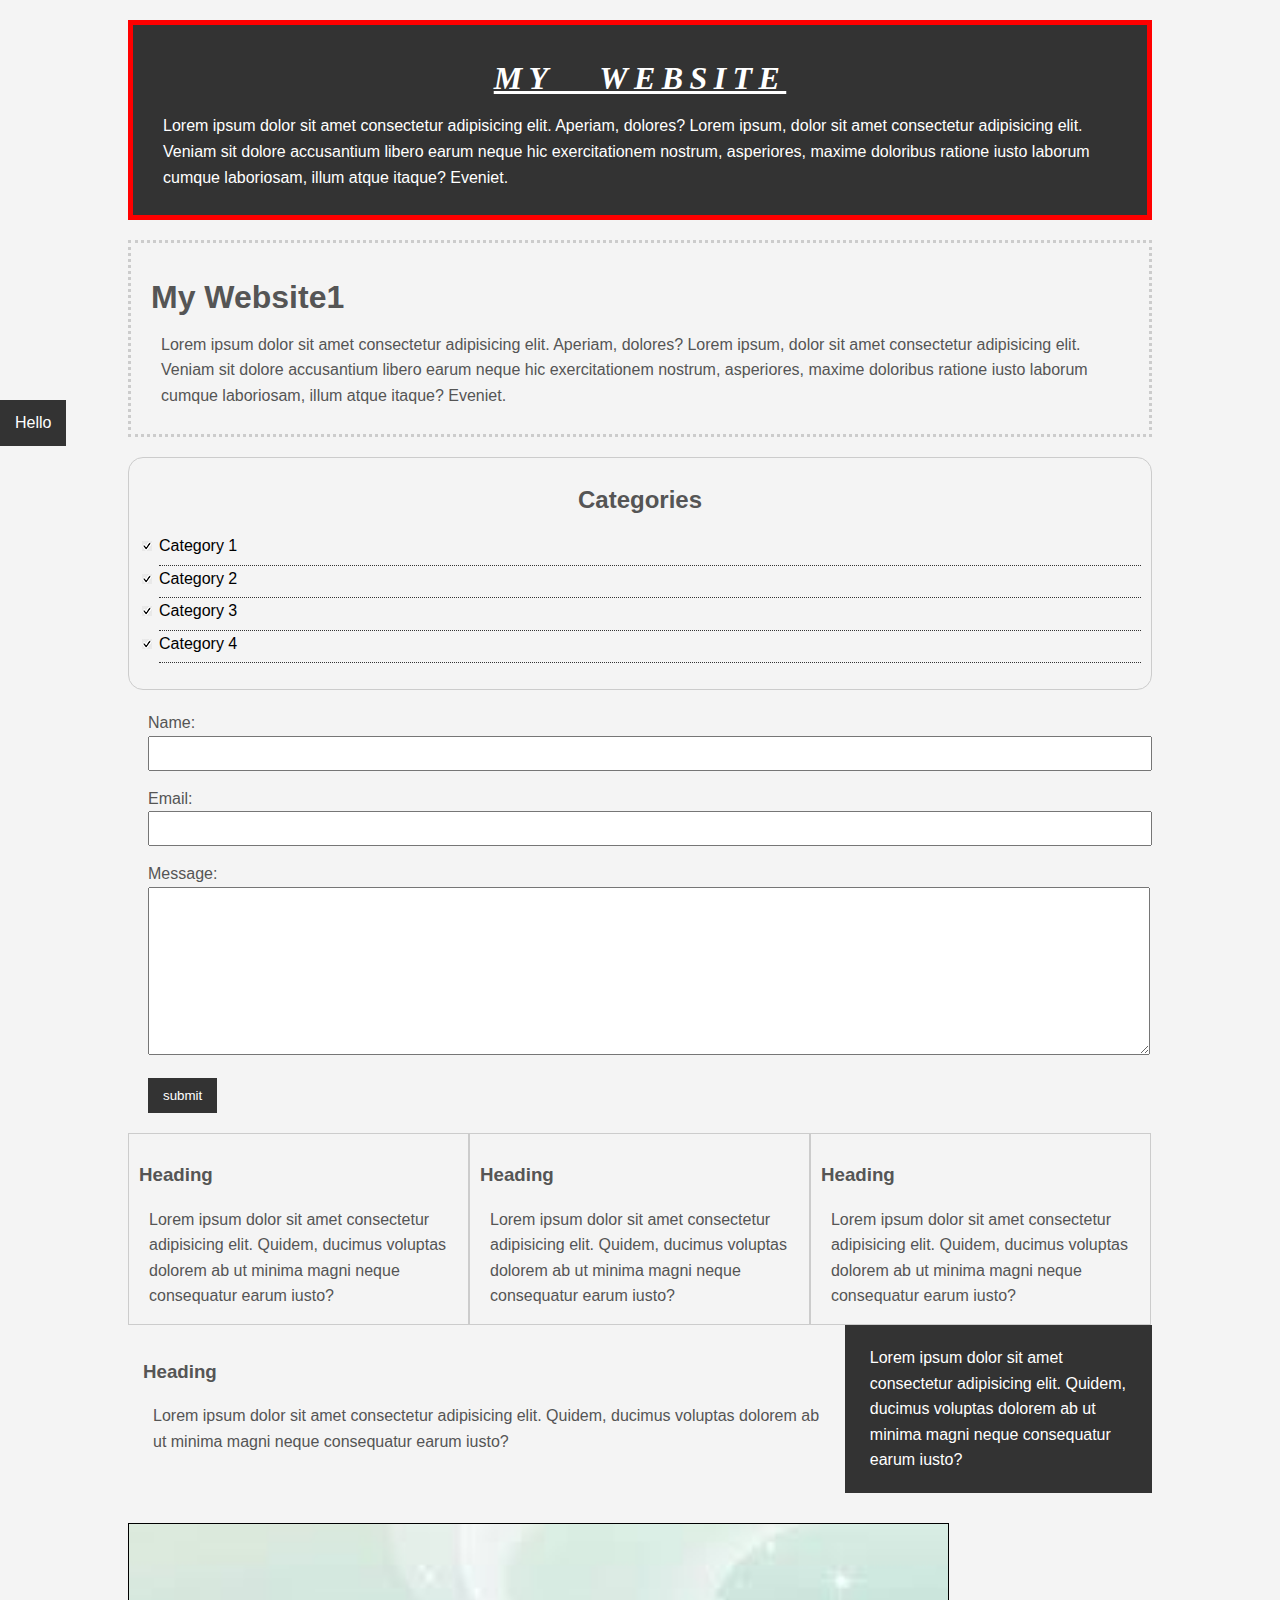
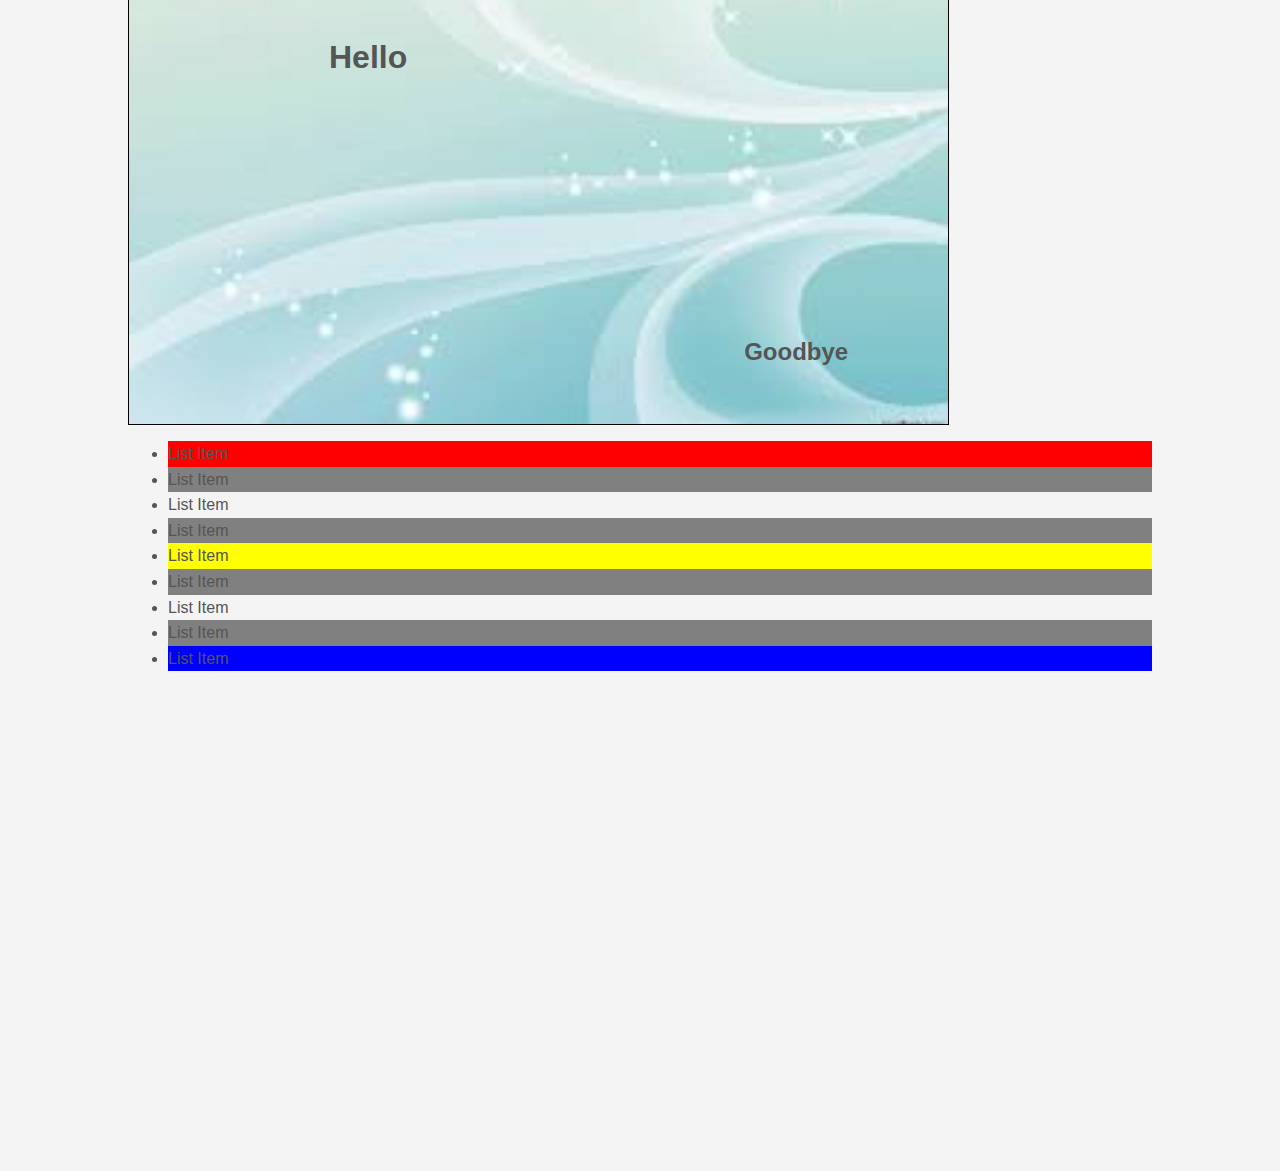
<file: index.html>
<!DOCTYPE html>
<html lang="en">

<head>
    <meta charset="UTF-8">
    <meta name="viewport" content="width=device-width, initial-scale=1.0">
    <meta http-equiv="X-UA-Compatible" content="ie=edge">
    <title>Document</title>
    <link rel="stylesheet" href="css/style.css">
</head>

<body>
    <div class="container">
        <div class="box-1">
            <h1>My Website</h1>
            <p>Lorem ipsum dolor sit amet consectetur adipisicing elit. Aperiam, dolores? Lorem ipsum, dolor sit amet
                consectetur adipisicing elit. Veniam sit dolore accusantium libero earum neque hic exercitationem
                nostrum,
                asperiores, maxime doloribus ratione iusto laborum cumque laboriosam, illum atque itaque? Eveniet.</p>
        </div>



        <div class="box-2">
            <h1>My Website1</h1>
            <p>Lorem ipsum dolor sit amet consectetur adipisicing elit. Aperiam, dolores? Lorem ipsum, dolor sit amet
                consectetur adipisicing elit. Veniam sit dolore accusantium libero earum neque hic exercitationem
                nostrum,
                asperiores, maxime doloribus ratione iusto laborum cumque laboriosam, illum atque itaque? Eveniet.</p>
        </div>

        <div class="categories">
            <h2>Categories</h2>
            <ul>
                <li><a href="#">Category 1</a></li>
                <li><a href="#">Category 2</a></li>
                <li><a href="#">Category 3</a></li>
                <li><a href="#">Category 4</a></li>
            </ul>
        </div>

        <form action="" class="my-form">
            <div class="form-group">
                <label for="">Name: </label>
                <input type="text">
            </div>
            <div class="form-group">
                <label for="">Email: </label>
                <input type="text">
            </div>
            <div class="form-group">
                <label for="">Message: </label>
                <textarea name="" id="" cols="30" rows="10"></textarea>
            </div>
            <input class="button" type="submit" value="submit">
        </form>

        <div class="block">
            <h3>Heading</h3>
            <p>Lorem ipsum dolor sit amet consectetur adipisicing elit. Quidem, ducimus voluptas dolorem ab ut minima
                magni neque consequatur earum iusto?</p>
        </div>
        <div class="block">
            <h3>Heading</h3>
            <p>Lorem ipsum dolor sit amet consectetur adipisicing elit. Quidem, ducimus voluptas dolorem ab ut minima
                magni neque consequatur earum iusto?</p>
        </div>
        <div class="block">
            <h3>Heading</h3>
            <p>Lorem ipsum dolor sit amet consectetur adipisicing elit. Quidem, ducimus voluptas dolorem ab ut minima
                magni neque consequatur earum iusto?</p>
        </div>
        
        <div class="clr"></div>

        <div id="main-block">
            <h3>Heading</h3>
            <p>Lorem ipsum dolor sit amet consectetur adipisicing elit. Quidem, ducimus voluptas dolorem ab ut minima
                magni neque consequatur earum iusto?</p>
        </div>

        <div id="sidebar">
            <p>Lorem ipsum dolor sit amet consectetur adipisicing elit. Quidem, ducimus voluptas dolorem ab ut minima
                magni neque consequatur earum iusto?</p>
        </div>

        <div class="clr"></div>

        <div class="p-box">
            <h1>Hello</h1>
            <h2>Goodbye</h2>
        </div>

        <ul class="my-list">
            <li>List Item</li>
            <li>List Item</li>
            <li>List Item</li>
            <li>List Item</li>
            <li>List Item</li>
            <li>List Item</li>
            <li>List Item</li>
            <li>List Item</li>
            <li>List Item</li>
        </ul>
    </div> <!-- ./container -->

    <a class="fix-me button" href="#">Hello</a>

    <div style="margin-top:500px;"></div>
</body>

</html>
</file>
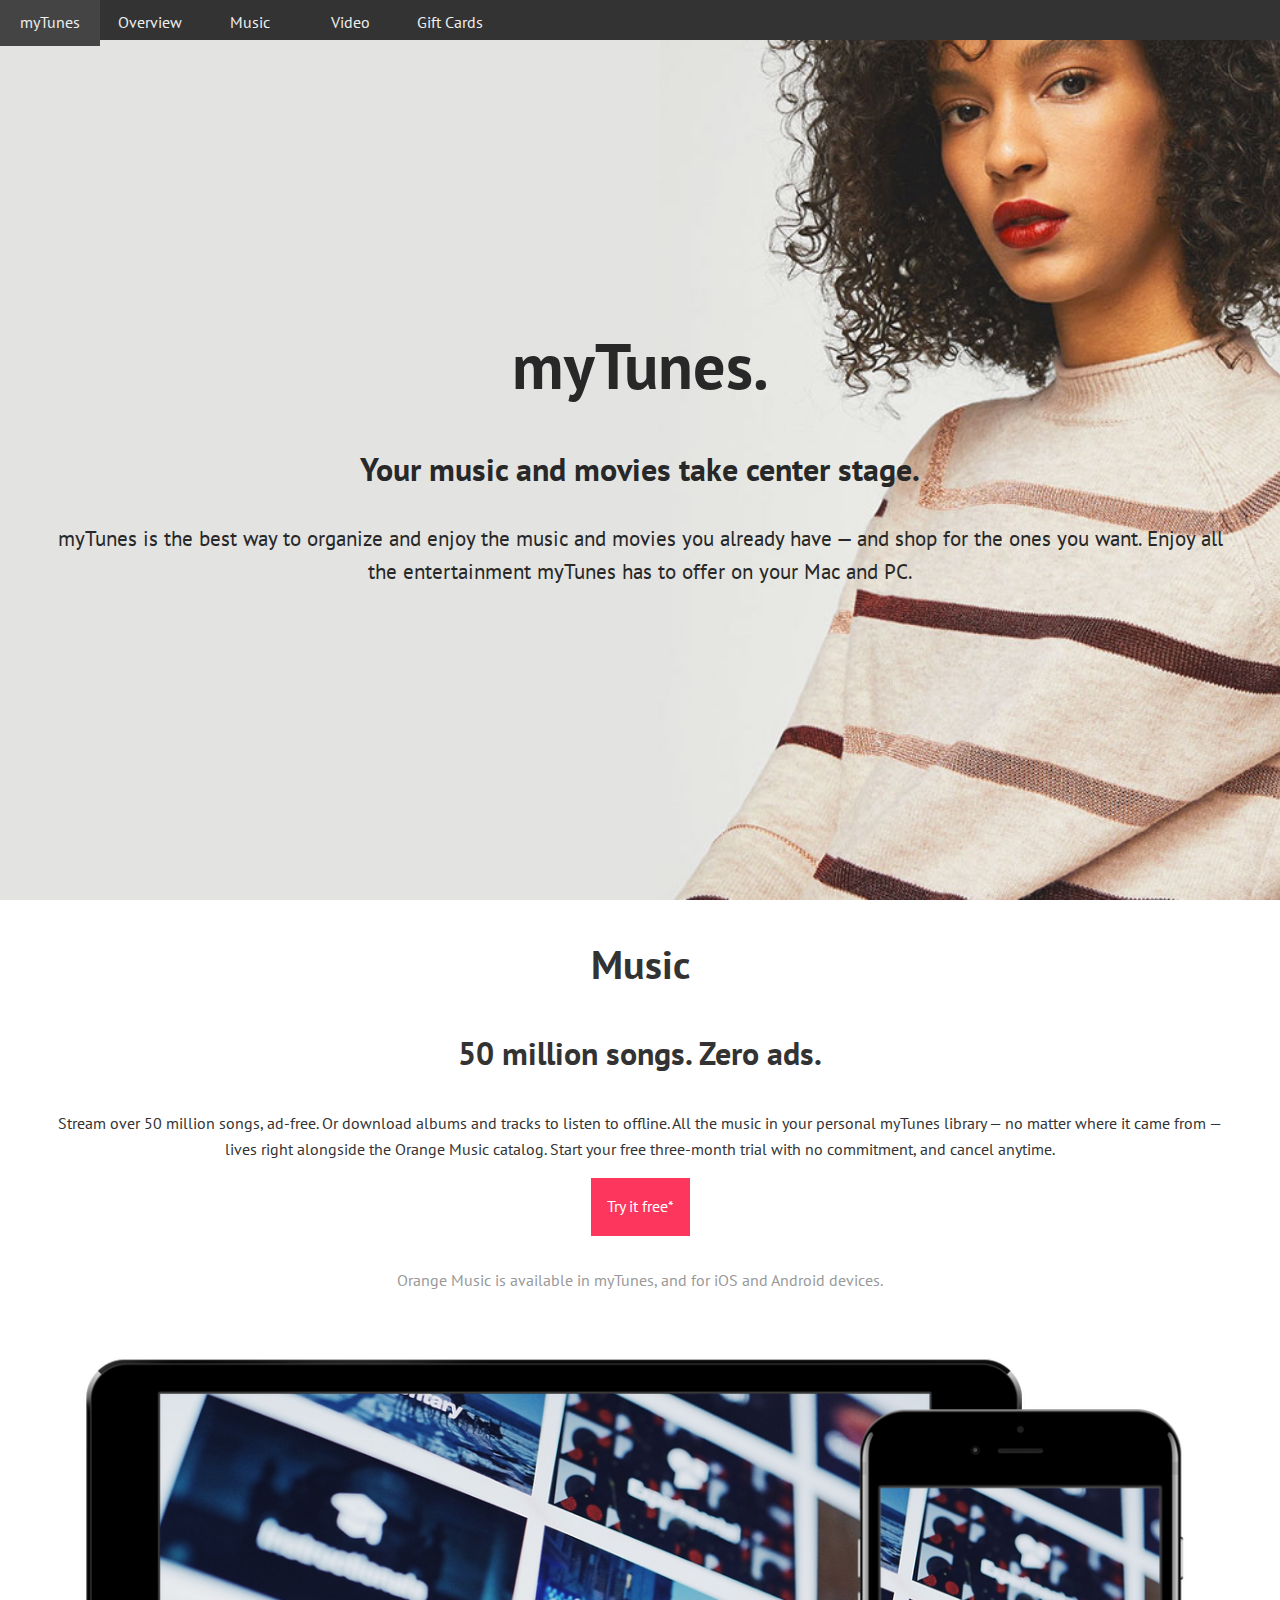
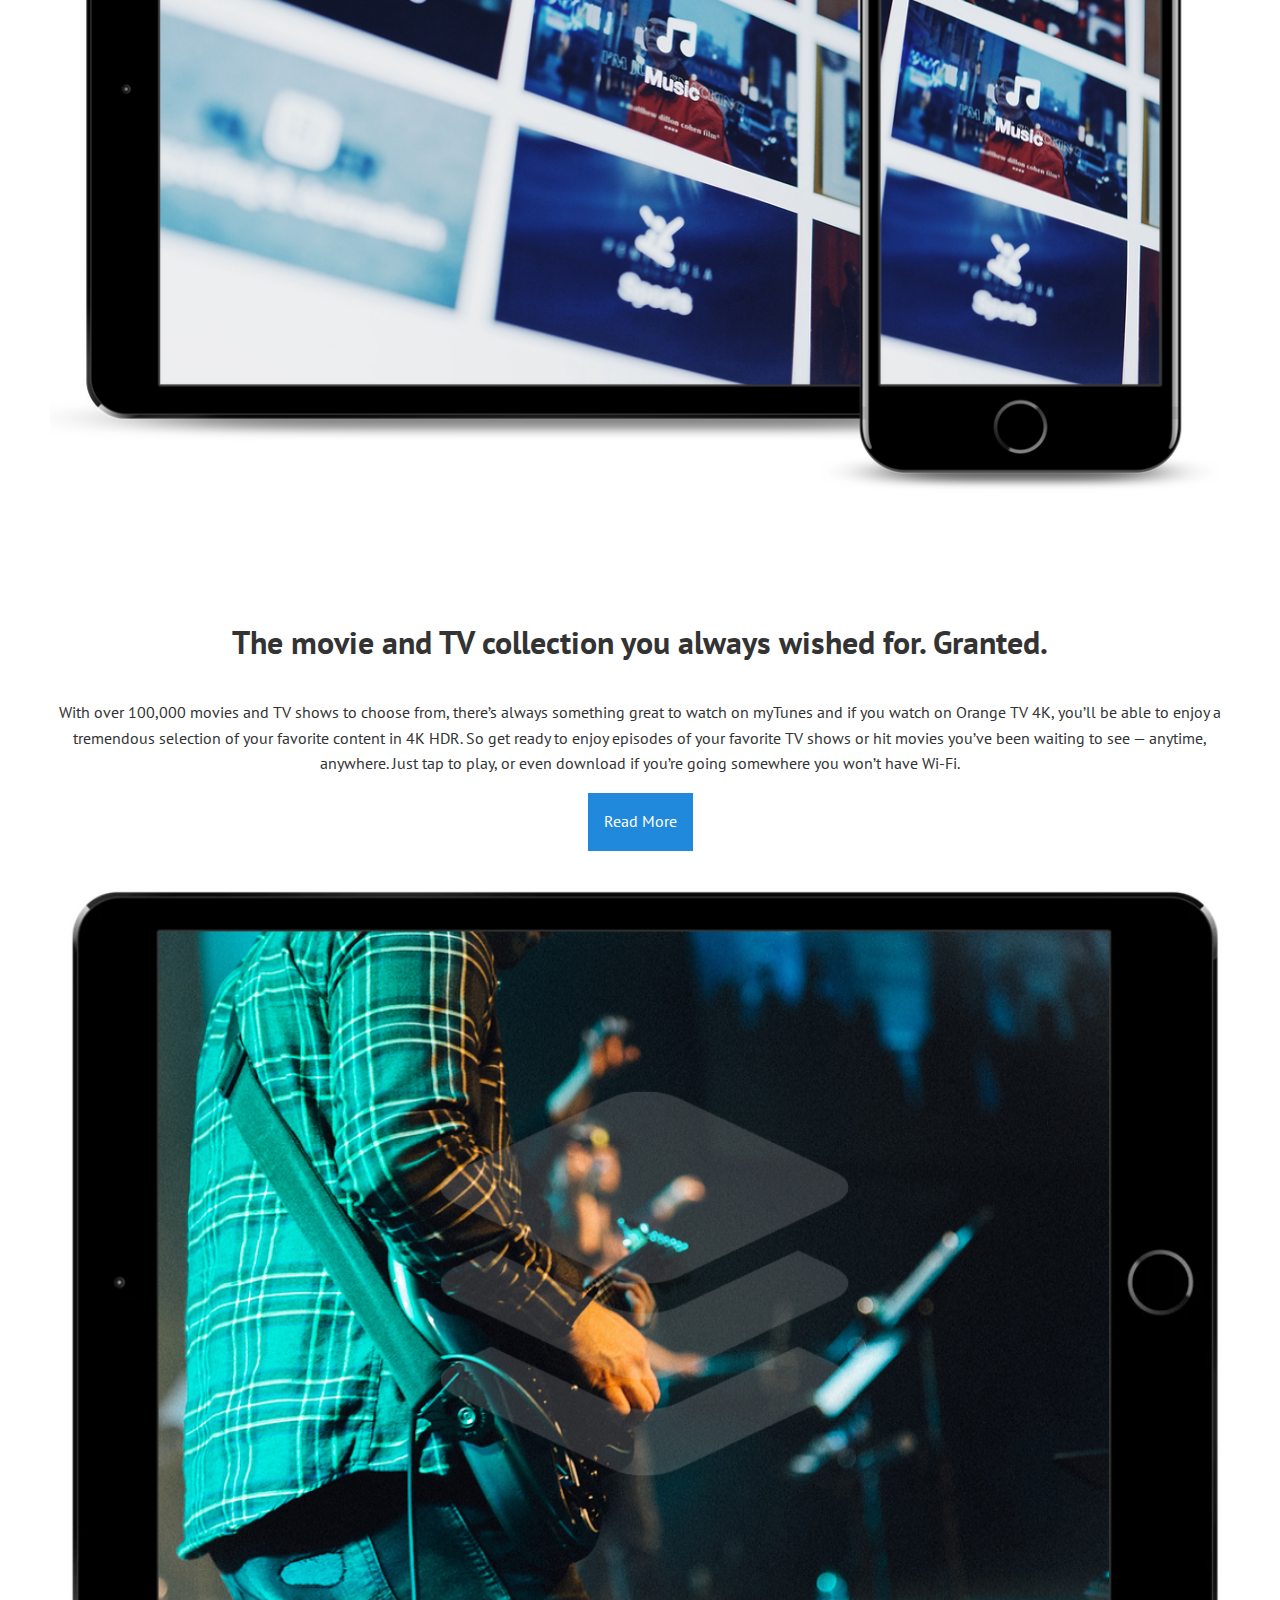
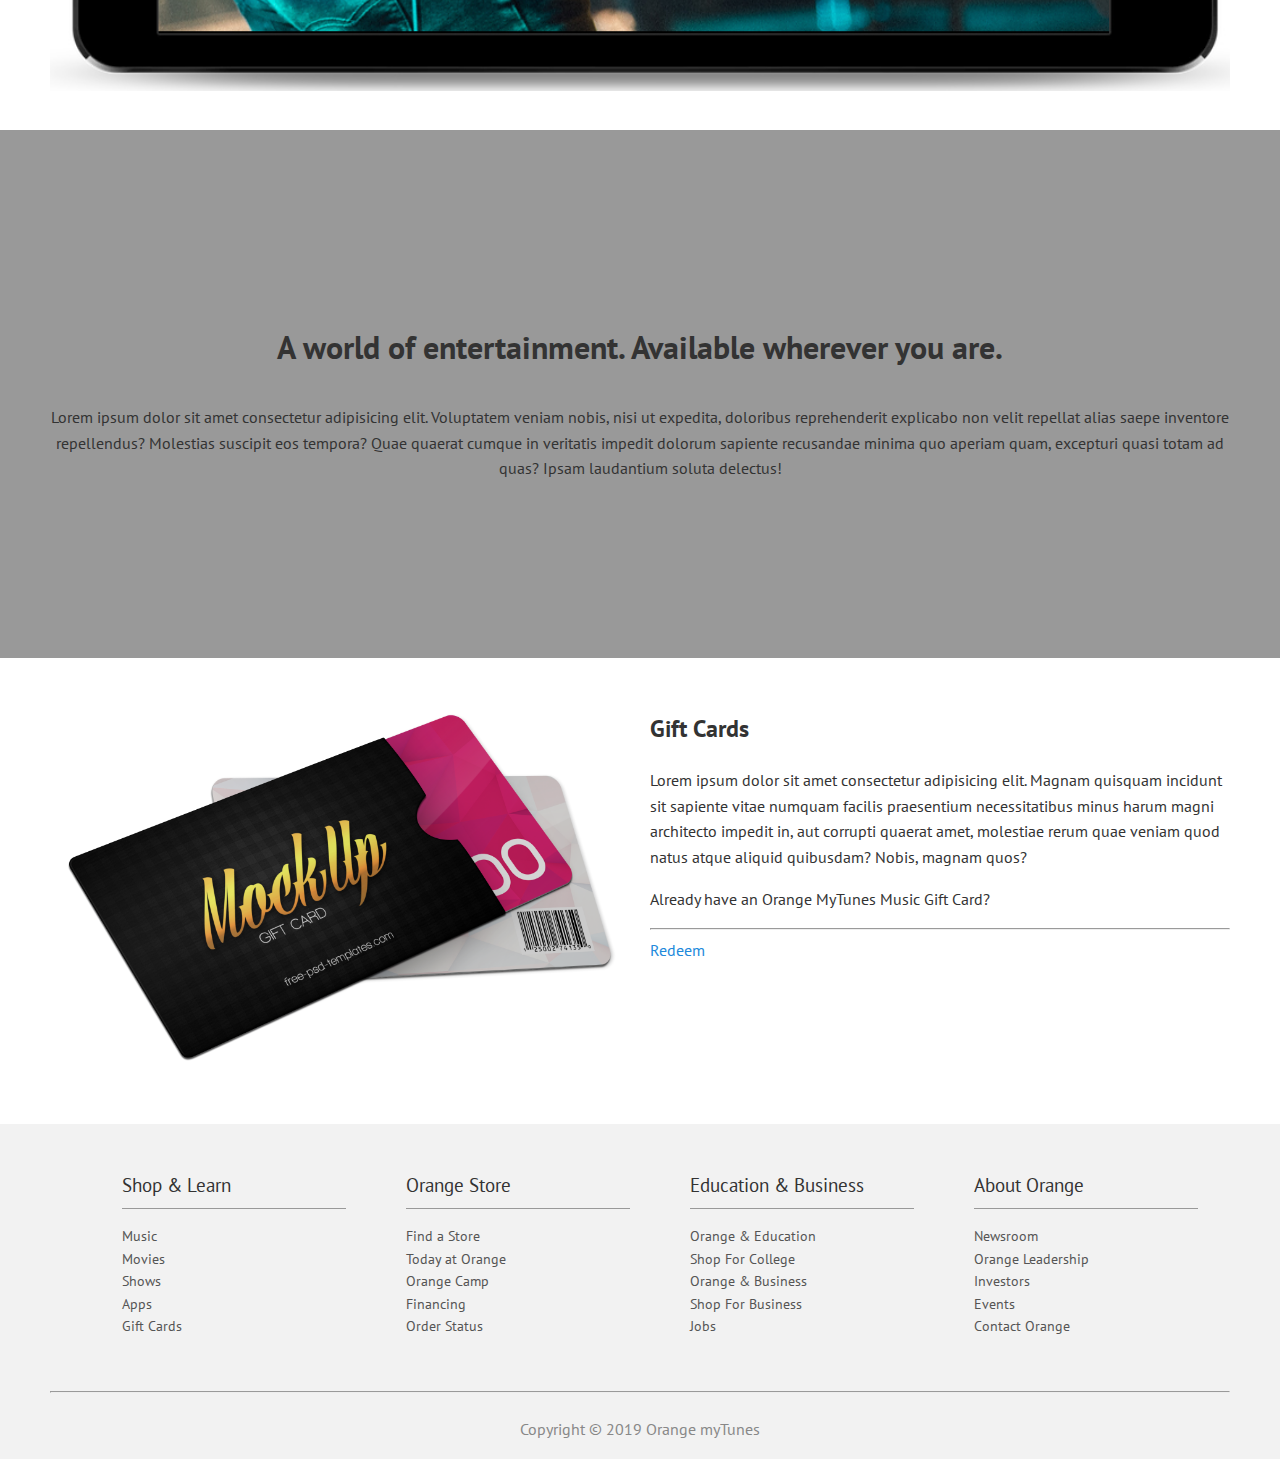
<file: mytunes_landing/index.html>
<!DOCTYPE html>
<html lang="en">

<head>
    <meta charset="UTF-8">
    <meta name="viewport" content="width=device-width, initial-scale=1.0">
    <meta http-equiv="X-UA-Compatible" content="ie=edge">
    <!-- Font Awesome -->
    <link rel="stylesheet" href="https://use.fontawesome.com/releases/v5.6.3/css/all.css" integrity="sha384-UHRtZLI+pbxtHCWp1t77Bi1L4ZtiqrqD80Kn4Z8NTSRyMA2Fd33n5dQ8lWUE00s/"
        crossorigin="anonymous">
        <link rel="icon" href="favicon.ico" type="image/x-icon" />
        <link rel="shortcut icon" href="favicon.ico" type="image/x-icon" />
    <link rel="stylesheet" href="css/style.css">
    <title>Welcome To myTunes</title>
</head>

<body>

    <!-- showcase & nav -->
    <div id="showcase">
        <header>
            <nav class='cf'>
                <ul class='cf'>
                    <li class="hide-on-small">
                        <a href='#showcase'>myTunes</a>
                    </li>
                    <li>
                        <a href='#showcase'>Overview</a>
                    </li>
                    <li>
                        <a href='#music'>Music</a>
                    </li>
                    <li>
                        <a href='#video'>Video</a>
                    </li>
                    <li>
                        <a href='#gift-cards'>Gift Cards</a>
                    </li>
                </ul>
                <a href='#' id='openup'>myTunes</a>
            </nav>
        </header>
        <div class="container">
            <h1>myTunes.</h1>
            <h2>Your music and movies take center stage.</h2>
            <p class="lead hide-on-small">myTunes is the best way to organize and enjoy the music and movies you
                already have — and shop for the
                ones you want. Enjoy all the entertainment myTunes has to offer on your Mac and PC.</p>
        </div>
    </div>

    <!-- music section -->
    <section id="music" class="section">
        <div class="container">
            <h2 class="section-head">
                <i class="fas fa-music"></i> Music
            </h2>
            <h3>
                50 million songs. Zero ads.
            </h3>
            <p class="lead">Stream over 50 million songs, ad-free. Or download albums and tracks to listen to offline.
                All the music in your personal myTunes library — no matter where it came from — lives right alongside
                the Orange Music catalog. Start your free three-month trial with no commitment, and cancel anytime.</p>
            <a href="#" class="btn btn-primary mb">Try it free*</a>
            <p class="text-light">Orange Music is available in myTunes, and for iOS and Android devices.</p>
            <img src="images/mockup1.png" alt="">
        </div>
    </section>
    <!-- video section -->
    <section id="video" class="section light-bg">
        <div class="container">
            <h3>The movie and TV collection you always wished for. Granted.</h3>
            <p class="lead">With over 100,000 movies and TV shows to choose from, there’s always something great to
                watch on myTunes and if you watch on Orange TV 4K, you’ll be able to enjoy a tremendous selection of
                your favorite content in 4K HDR. So get ready to enjoy episodes of your favorite TV shows or hit movies
                you’ve been waiting to see — anytime, anywhere. Just tap to play, or even download if you’re going
                somewhere you won’t have Wi-Fi.</p>
            <a href="#" class="btn btn-secondary mb">Read More</a>
            <img src="images/mockup2.jpg" alt="">
        </div>
    </section>

    <!-- entertainment section -->
    <section id="entertainment" class="section">
        <div class="container">
            <h3>A world of entertainment. Available wherever you are.</h3>
            <p class="lead">Lorem ipsum dolor sit amet consectetur adipisicing elit. Voluptatem veniam nobis, nisi ut
                expedita, doloribus reprehenderit explicabo non velit repellat alias saepe inventore repellendus?
                Molestias suscipit eos tempora? Quae quaerat cumque in veritatis impedit dolorum sapiente recusandae
                minima quo aperiam quam, excepturi quasi totam ad quas? Ipsam laudantium soluta delectus!</p>
        </div>
    </section>

    <!-- gift card section -->
    <section id="gift-cards" class="section">
        <div class="container">
            <div class="gift-cards">
                <div>
                    <img src="images/cards.png" alt="">
                </div>
                <div>
                    <h2>Gift Cards</h2>
                    <p>
                        Lorem ipsum dolor sit amet consectetur adipisicing elit. Magnam quisquam incidunt sit sapiente
                        vitae numquam facilis praesentium necessitatibus minus harum magni architecto impedit in, aut
                        corrupti quaerat amet, molestiae rerum quae veniam quod natus atque aliquid quibusdam? Nobis,
                        magnam quos?
                    </p>
                    <p>Already have an Orange MyTunes Music Gift Card?</p>
                    <hr>
                    <a href="" class="text-secondary">
                        <i class="fas fa-chevron-right"></i> Redeem
                    </a>
                </div>
            </div>
        </div>
    </section>

    <!-- footer -->
    <footer>
        <div class="container">
            <div class="footer-cols">
                <ul>
                    <li>
                        Shop & Learn
                    </li>
                    <li>
                        <a href="#">Music</a>
                    </li>
                    <li>
                        <a href="#">Movies</a>
                    </li>
                    <li>
                        <a href="#">Shows</a>
                    </li>
                    <li>
                        <a href="#">Apps</a>
                    </li>
                    <li>
                        <a href="#">Gift Cards</a>
                    </li>
                </ul>

                <ul>
                    <li>
                        Orange Store
                    </li>
                    <li>
                        <a href="#">Find a Store</a>
                    </li>
                    <li>
                        <a href="#">Today at Orange</a>
                    </li>
                    <li>
                        <a href="#">Orange Camp</a>
                    </li>
                    <li>
                        <a href="#">Financing</a>
                    </li>
                    <li>
                        <a href="#">Order Status</a>
                    </li>
                </ul>

                <ul>
                    <li>
                        Education & Business
                    </li>
                    <li>
                        <a href="#">Orange & Education</a>
                    </li>
                    <li>
                        <a href="#">Shop For College</a>
                    </li>
                    <li>
                        <a href="#">Orange & Business</a>
                    </li>
                    <li>
                        <a href="#">Shop For Business</a>
                    </li>
                    <li>
                        <a href="#">Jobs</a>
                    </li>
                </ul>

                <ul>
                    <li>
                        About Orange
                    </li>
                    <li>
                        <a href="#">Newsroom</a>
                    </li>
                    <li>
                        <a href="#">Orange Leadership</a>
                    </li>
                    <li>
                        <a href="#">Investors</a>
                    </li>
                    <li>
                        <a href="#">Events</a>
                    </li>
                    <li>
                        <a href="#">Contact Orange</a>
                    </li>
                </ul>
            </div>
            <hr>
        </div>
        <div class="footer-bottom text-center">
            Copyright &copy; 2019 Orange myTunes
        </div>
    </footer>

    <script src="https://code.jquery.com/jquery-3.3.1.min.js" integrity="sha256-FgpCb/KJQlLNfOu91ta32o/NMZxltwRo8QtmkMRdAu8="
        crossorigin="anonymous"></script>
    <script src="js/main.js"></script>
</body>

</html>
</file>
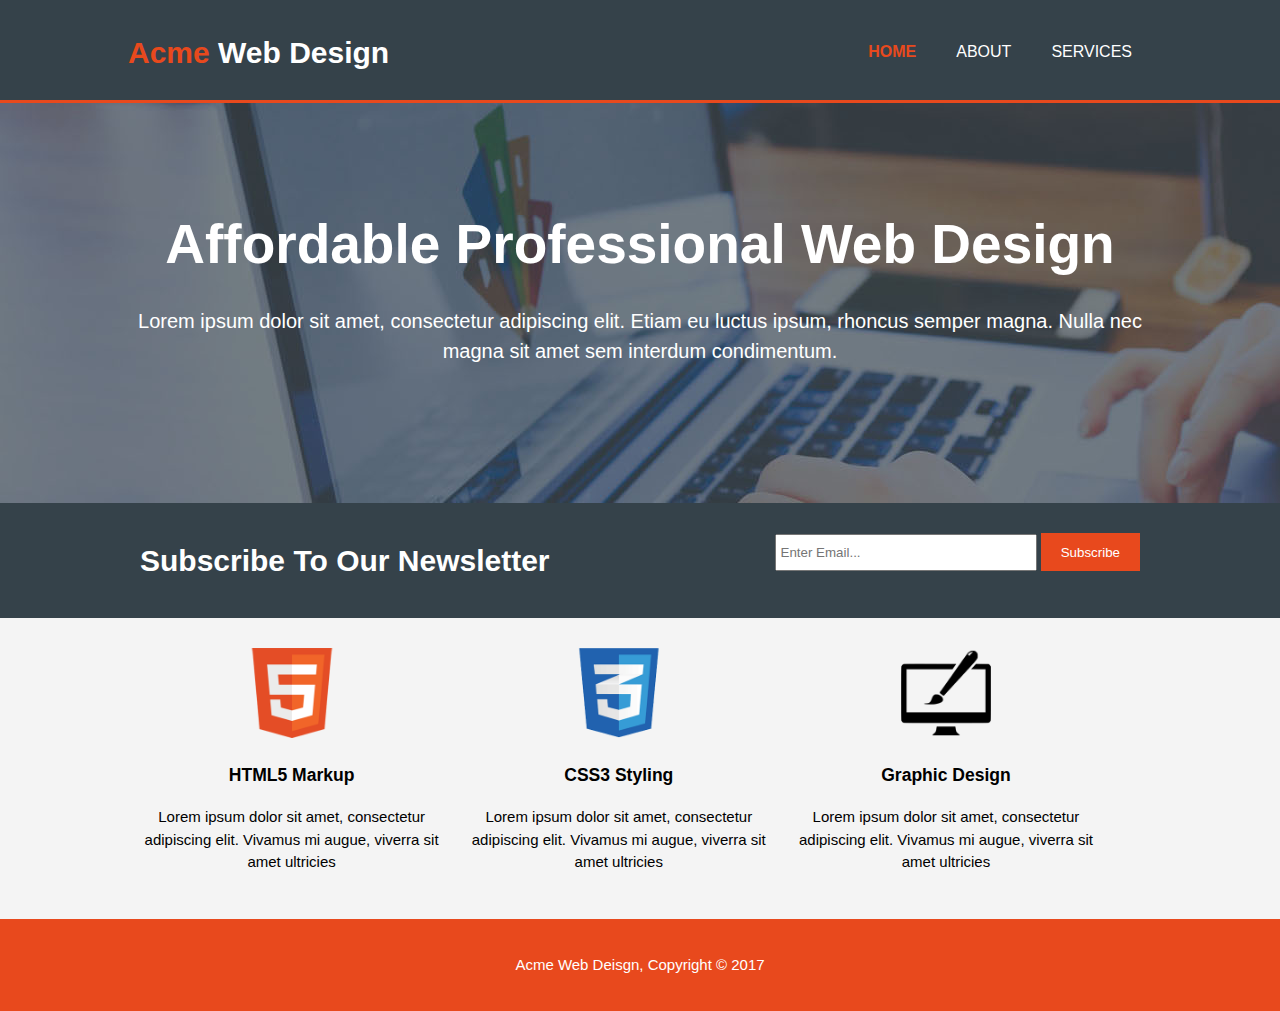
<file: sample-website/index.html>
<!DOCTYPE html>
<html lang="en">

<head>
    <meta charset="UTF-8">
    <meta name="viewport" content="width=device-width, initial-scale=1.0">
    <meta http-equiv="X-UA-Compatible" content="ie=edge">
    <meta name="description" content="Affordable and professional web design">
    <meta name="keywords" content="web design, affordable web design, professional web design">
    <meta name="author" content="Gushan Hasitha">
    <title>Acme Web Design | Welcome</title>
    <link rel="stylesheet" href="css/style.css">
</head>

<body>
    <header>
        <div class="container">
            <div id="branding">
                <h1><span class="highlight">Acme</span> Web Design</h1>
            </div>

            <nav>
                <ul>
                    <li class="current"><a href="index.html">Home</a></li>
                    <li><a href="about.html">About</a></li>
                    <li><a href="services.html">Services</a></li>
                </ul>
            </nav>
        </div>
    </header>

    <section id="showcase">
        <div class="container">
            <h1>Affordable Professional Web Design</h1>
            <p>Lorem ipsum dolor sit amet, consectetur adipiscing elit. Etiam eu luctus ipsum, rhoncus semper magna.
                Nulla nec magna sit amet sem interdum condimentum.</p>
        </div>
    </section>

    <section id="newsletter">
        <div class="container">
            <h1>Subscribe To Our Newsletter</h1>
            <form action="#">
                <input type="email" placeholder="Enter Email...">
                <button type="submit" class="button">Subscribe</button>
            </form>
        </div>
    </section>

    <section id="boxes">
        <div class="container">
            <div class="box">
                <img src="images/logo_html.png" alt="">
                <h3>HTML5 Markup</h3>
                <p>Lorem ipsum dolor sit amet, consectetur adipiscing elit. Vivamus mi augue, viverra sit amet
                    ultricies</p>
            </div>
            <div class="box">
                <img src="images/logo_css.png" alt="">
                <h3>CSS3 Styling</h3>
                <p>Lorem ipsum dolor sit amet, consectetur adipiscing elit. Vivamus mi augue, viverra sit amet
                    ultricies</p>
            </div>
            <div class="box">
                <img src="images/logo_brush.png" alt="">
                <h3>Graphic Design</h3>
                <p>Lorem ipsum dolor sit amet, consectetur adipiscing elit. Vivamus mi augue, viverra sit amet
                    ultricies</p>
            </div>
        </div>
    </section>

    <footer>
        <p>Acme Web Deisgn, Copyright &copy; 2017</p>
    </footer>
</body>

</html>
</file>
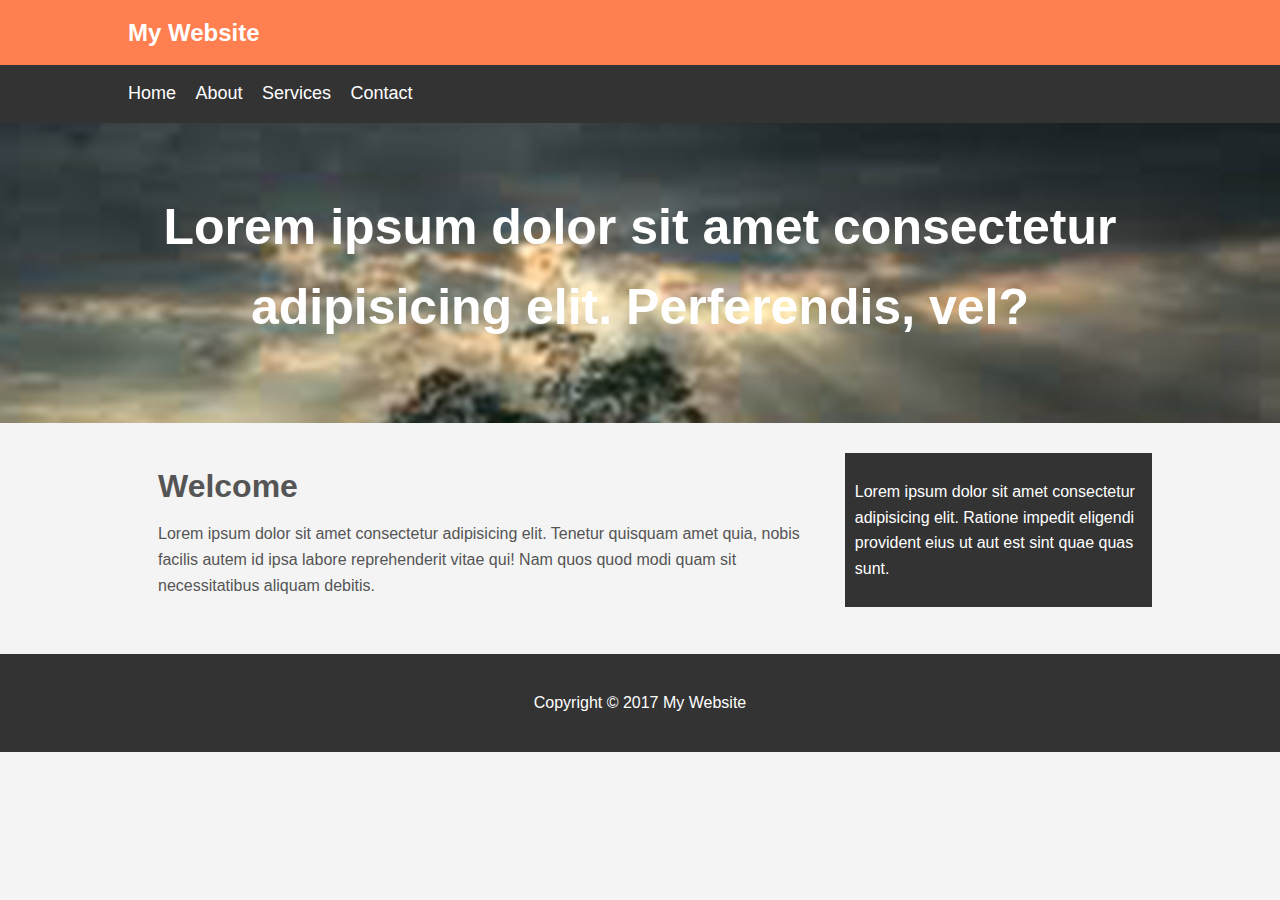
<file: index1.html>
<!DOCTYPE html>
<html lang="en">

<head>
    <meta charset="UTF-8">
    <meta name="viewport" content="width=device-width, initial-scale=1.0">
    <meta http-equiv="X-UA-Compatible" content="ie=edge">
    <title>My Website</title>
    <link rel="stylesheet" href="css/style1.css">
</head>

<body>
    <header id="main-header">
        <div class="container">
            <h2>My Website</h2>
        </div>
    </header>

    <nav id="navbar">
        <div class="container">
            <ul>
                <li><a href="#">Home</a></li>
                <li><a href="#">About</a></li>
                <li><a href="#">Services</a></li>
                <li><a href="#">Contact</a></li>
            </ul>
        </div>
    </nav>

    <section id="showcase">
        <div class="container">
            <h1>
                Lorem ipsum dolor sit amet consectetur adipisicing elit. Perferendis, vel?
            </h1>
        </div>
    </section>

    <div class="container">
        <section id="main">
            <h1>Welcome</h1>
            <p>Lorem ipsum dolor sit amet consectetur adipisicing elit. Tenetur quisquam amet quia, nobis facilis autem id
                ipsa labore reprehenderit vitae qui! Nam quos quod modi quam sit necessitatibus aliquam debitis.</p>
        </section>

        <aside id="sidebar">
            <p>Lorem ipsum dolor sit amet consectetur adipisicing elit. Ratione impedit eligendi provident eius ut aut est
                sint quae quas sunt.</p>
        </aside>
    </div>

    <footer id="main-footer">
        <p>Copyright &copy; 2017 My Website</p>
    </footer>
</body>

</html>
</file>
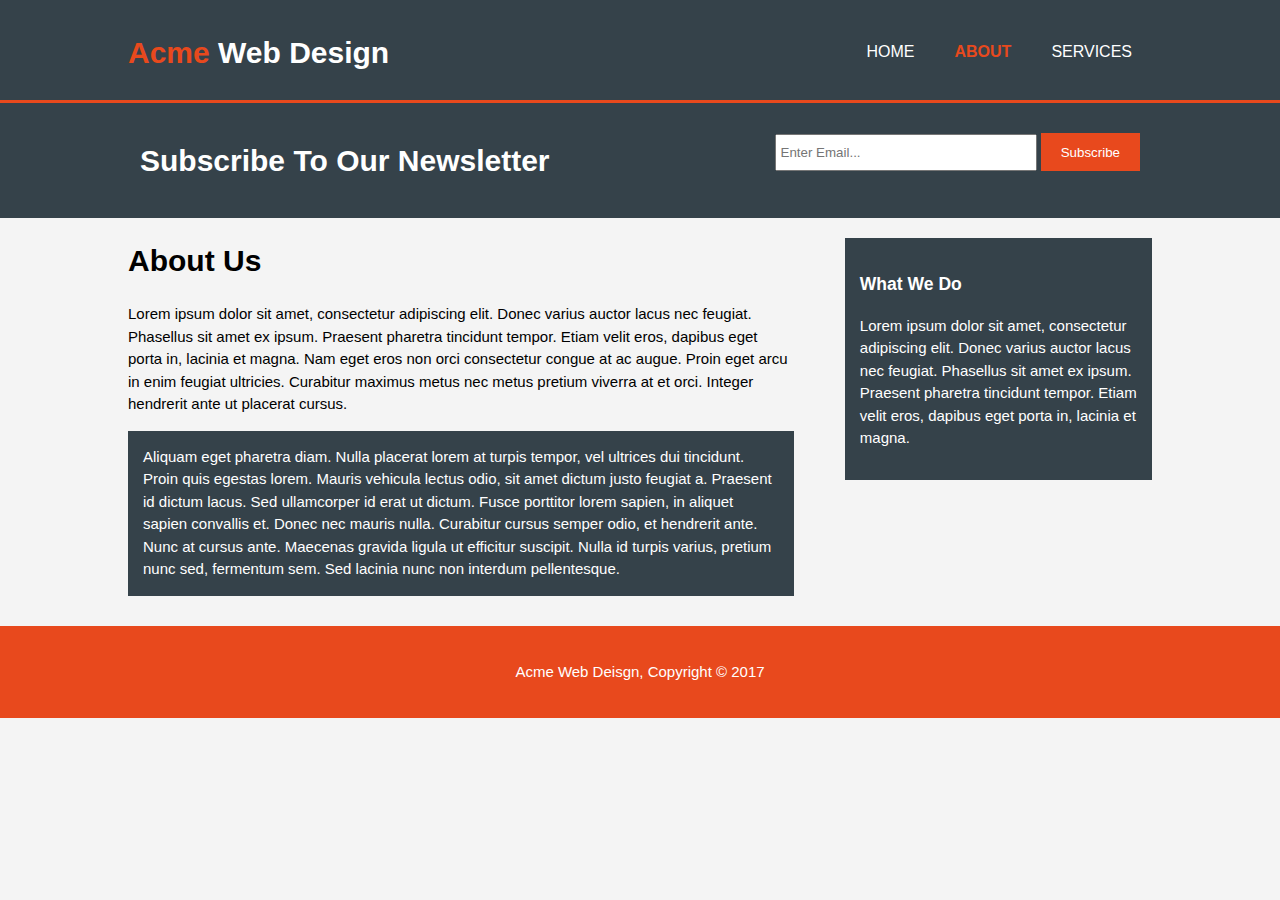
<file: sample-website/about.html>
<!DOCTYPE html>
<html lang="en">

<head>
    <meta charset="UTF-8">
    <meta name="viewport" content="width=device-width, initial-scale=1.0">
    <meta http-equiv="X-UA-Compatible" content="ie=edge">
    <meta name="description" content="Affordable and professional web design">
    <meta name="keywords" content="web design, affordable web design, professional web design">
    <meta name="author" content="Gushan Hasitha">
    <title>Acme Web Design | About</title>
    <link rel="stylesheet" href="css/style.css">
</head>

<body>
    <header>
        <div class="container">
            <div id="branding">
                <h1><span class="highlight">Acme</span> Web Design</h1>
            </div>

            <nav>
                <ul>
                    <li><a href="index.html">Home</a></li>
                    <li class="current"><a href="about.html">About</a></li>
                    <li><a href="services.html">Services</a></li>
                </ul>
            </nav>
        </div>
    </header>

    <section id="newsletter">
        <div class="container">
            <h1>Subscribe To Our Newsletter</h1>
            <form action="#">
                <input type="email" placeholder="Enter Email...">
                <button type="submit" class="button">Subscribe</button>
            </form>
        </div>
    </section>

    <section id="main">
        <div class="container">
            <article id="main-col">
                <h1 class="page-title">About Us</h1>
                <p>
                    Lorem ipsum dolor sit amet, consectetur adipiscing elit. Donec varius auctor lacus nec feugiat.
                    Phasellus sit amet ex ipsum. Praesent pharetra tincidunt tempor. Etiam velit eros, dapibus eget
                    porta in, lacinia et magna. Nam eget eros non orci consectetur congue at ac augue. Proin eget arcu
                    in enim feugiat ultricies. Curabitur maximus metus nec metus pretium viverra at et orci. Integer
                    hendrerit ante ut placerat cursus.
                </p>
                <p class="dark">
                    Aliquam eget pharetra diam. Nulla placerat lorem at turpis tempor, vel ultrices dui tincidunt.
                    Proin quis egestas lorem. Mauris vehicula lectus odio, sit amet dictum justo feugiat a. Praesent id
                    dictum lacus. Sed ullamcorper id erat ut dictum. Fusce porttitor lorem sapien, in aliquet sapien
                    convallis et. Donec nec mauris nulla. Curabitur cursus semper odio, et hendrerit ante. Nunc at
                    cursus ante. Maecenas gravida ligula ut efficitur suscipit. Nulla id turpis varius, pretium nunc
                    sed, fermentum sem. Sed lacinia nunc non interdum pellentesque.
                </p>
            </article>
            <aside id="sidebar">
                <div class="dark">
                    <h3>What We Do</h3>
                    <p>
                        Lorem ipsum dolor sit amet, consectetur adipiscing elit. Donec varius auctor lacus nec feugiat.
                        Phasellus sit amet ex ipsum. Praesent pharetra tincidunt tempor. Etiam velit eros, dapibus eget
                        porta in, lacinia et magna.
                    </p>
                </div>
            </aside>
        </div>
    </section>

    <footer>
        <p>Acme Web Deisgn, Copyright &copy; 2017</p>
    </footer>
</body>

</html>
</file>
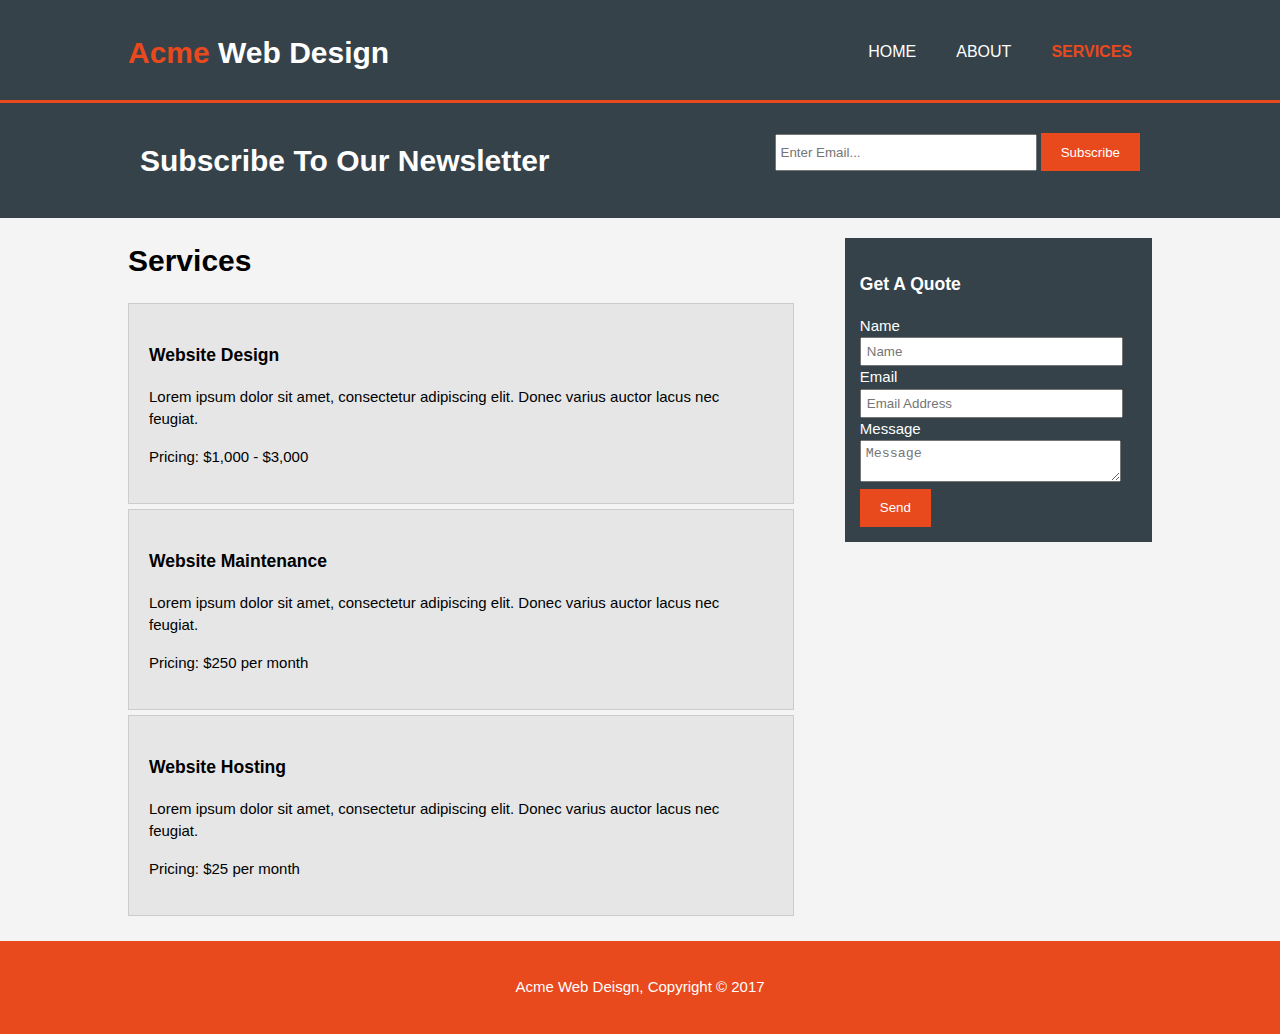
<file: sample-website/services.html>
<!DOCTYPE html>
<html lang="en">

<head>
    <meta charset="UTF-8">
    <meta name="viewport" content="width=device-width, initial-scale=1.0">
    <meta http-equiv="X-UA-Compatible" content="ie=edge">
    <meta name="description" content="Affordable and professional web design">
    <meta name="keywords" content="web design, affordable web design, professional web design">
    <meta name="author" content="Gushan Hasitha">
    <title>Acme Web Design | Services</title>
    <link rel="stylesheet" href="css/style.css">
</head>

<body>
    <header>
        <div class="container">
            <div id="branding">
                <h1><span class="highlight">Acme</span> Web Design</h1>
            </div>

            <nav>
                <ul>
                    <li><a href="index.html">Home</a></li>
                    <li><a href="about.html">About</a></li>
                    <li class="current"><a href="services.html">Services</a></li>
                </ul>
            </nav>
        </div>
    </header>

    <section id="newsletter">
        <div class="container">
            <h1>Subscribe To Our Newsletter</h1>
            <form action="#">
                <input type="email" placeholder="Enter Email...">
                <button type="submit" class="button">Subscribe</button>
            </form>
        </div>
    </section>

    <section id="main">
        <div class="container">
            <article id="main-col">
                <h1 class="page-title">Services</h1>
                <ul id="services">
                    <li>
                        <h3>Website Design</h3>
                        <p>Lorem ipsum dolor sit amet, consectetur adipiscing elit. Donec varius auctor lacus nec feugiat.</p>
                        <p>Pricing: $1,000 - $3,000</p>
                    </li>
                    <li>
                        <h3>Website Maintenance</h3>
                        <p>Lorem ipsum dolor sit amet, consectetur adipiscing elit. Donec varius auctor lacus nec feugiat.</p>
                        <p>Pricing: $250 per month</p>
                    </li>
                    <li>
                        <h3>Website Hosting</h3>
                        <p>Lorem ipsum dolor sit amet, consectetur adipiscing elit. Donec varius auctor lacus nec feugiat.</p>
                        <p>Pricing: $25 per month</p>
                    </li>
                </ul>
            </article>
            <aside id="sidebar">
                <div class="dark">
                    <h3>Get A Quote</h3>
                    <form class="quote">
                        <div>
                            <label>Name</label><br>
                            <input type="text" placeholder="Name">
                        </div>
                        <div>
                            <label>Email</label><br>
                            <input type="email" placeholder="Email Address">
                        </div>
                        <div>
                            <label>Message</label><br>
                            <textarea placeholder="Message"></textarea>
                        </div>
                        <button type="submit" class="button">Send</button>
                    </form>
                </div>
            </aside>
        </div>
    </section>

    <footer>
        <p>Acme Web Deisgn, Copyright &copy; 2017</p>
    </footer>
</body>

</html>
</file>
<file: css/style.css>
/* reser all 
*{
    margin: 0;
    padding: 0;
}
*/

body{
    background-color: #f4f4f4;
    color: #555555;

    font-family: Arial, Helvetica, sans-serif;
    font-size: 16px;
    font-weight: normal;
    /* same as above
    font: normal 16px Arial, Helvetica, sans-serif;
    */

    line-height: 1.6em;
    margin: 0;
}

.container{
    width: 80%;
    margin: auto;
}

.button {
    background-color: #333333;
    color: #fff;
    padding: 10px 15px;
    border: none;
}

.clr{
    clear: both;
}

.button:hover{
    background-color: red;
}

a{
    text-decoration: none;
    color: #000000;
}

a:hover{
    color: red;
}

a:active{
    color: green;
}

a:visited{
   
}

.box-1{
    background-color: #333333;
    color: #fff;

    border-right: 5px red solid;
    border-left: 5px red solid;
    border-top: 5px red solid;
    border-bottom: 5px red solid;

    /* same as above
    border: 5px red solid;
    */
    border-width: 3px;
    border-bottom-width: 10px;
    border-top-style: dotted;

    border: 5px red solid;

    padding-top: 20px;

    padding: 20px;
    margin-top: 20px;
    margin: 20px 0;
    
}

/* in here order is top right bottom left
*/
p{
    margin: 5px 10px 5px 10px;
}

/* in here first one is for top and bottom second one is for right and left
p{
    margin: 5px 10px;
}
*/

.box-1 h1 {
    font-family: Tahoma;
    font-weight: 800;
    font-style: italic;
    text-decoration: underline;
    text-transform: uppercase;
    letter-spacing: 0.2em;
    word-spacing: 1em;
    text-align: center;
}

.box-2{
    border: 3px dotted #cccccc;
    padding: 20px;
    margin: 20px 0;
}

.categories {
    border: 1px #cccccc solid;
    padding: 10px;
    border-radius: 15px;
}

.categories h2 {
    text-align: center;
}

.categories ul {
    padding: 0;
    padding-left: 20px;
    list-style: square;
    list-style: none;
}

.categories li{
    padding-bottom: 6px;
    border-bottom: 1px dotted #333333;
    list-style-image: url('../images/check.jpg');
}

.my-form{
    padding: 20px;
}

.my-form .form-group{
    padding-bottom: 15px;
}

.my-form label{
    display: block;
}

.my-form input[type="text"], .my-form textarea{
    padding: 8px;
    width: 100%
}

.block{
    float: left;
    width: 33.3%;
    border: 1px solid #ccc;
    padding: 10px;
    box-sizing: border-box;
}

#main-block{
    float: left;
    width: 70%;
    padding: 15px;
    box-sizing: border-box;
}

#sidebar{
    float: right;
    width: 30%;
    background-color: #333333;
    color: #fff;
    padding: 15px;
    box-sizing: border-box;
}

.p-box{
    width: 80%;
    height: 500px;
    border: 1px solid #000000;
    margin-top: 30px;
    position: relative;
    background-image: url('../images/background.jpg');
    background-repeat: no-repeat;
    background-position: 100px 200px;
    background-position: center center;
    background-size: 100%;
}

.p-box h1{
    position: absolute;
    top: 100px;
    left: 200px;
}

.p-box h2{
    position: absolute;
    bottom: 40px;
    right: 100px;
}

.fix-me{
    position: fixed;
    top:400px;
}

.my-list li:first-child{
    background: red;
}

.my-list li:last-child{
    background: blue;
}

.my-list li:nth-child(5) {
    background: yellow;
}

.my-list li:nth-child(even) {
    background: grey;
}
</file>
<file: mytunes_landing/css/style.css>
@import url('https://fonts.googleapis.com/css?family=PT+Sans');

/* css variables */
:root {
  --primary-color: #fd365e;
  --primary-color-hover: #ff466a;
  --secondary-color: #2189db;
  --secondary-color-hover: #2393e9;
  --light-color: #999999;
}

body {
    font-family: 'PT Sans', sans-serif;
    background-color: #ffffff;
    margin: 0;
    color: #333;
    line-height: 1.6;
  }

  img{
    width: 100%;
  }

  a{
    text-decoration: none;
    color: #555;
  }

  /* section */
  .section{
    padding: 2rem 0;
  }

  .section-head{
    font-size: 2.5rem;
    margin: 0;
  }

  .section h3{
    font-size: 2rem;
  }

  section#entertainment{
    background-color: #999999;
    padding: 10rem 0;
  }

  .gift-cards{
    display: grid;
    grid-gap: 20px;
    /* grid-template-columns: 1fr 1fr; */
    grid-template-columns: repeat(2, 1fr);
    text-align: left;
  }

  /* footer */
  footer{
    background: #f2f2f2;
  }

  footer .footer-cols{
    display: grid;
    grid-gap: 20px;
    grid-template-columns: repeat(4, 1fr);
    padding: 2rem;
    text-align: left;
    font-size: 14px;
  }

  footer .footer-cols ul{
    list-style: none;
  }


  footer .footer-cols ul li:first-child{
    font-size: 1.2rem;
    padding-bottom: 0.5rem;
    border-bottom: #999999 solid 1px;
    margin-bottom: 1rem;
  }

  footer .footer-bottom{
    padding: 1rem;
    color: #888888;
  }

  /* show case */
  #showcase{
      margin: 0;
      padding: 0;
      color: #282828;
      background: url('../images/showcase.jpg') no-repeat center/cover;
      width: 100%;
      height: 100vh;
      position: relative;
      overflow-y: hidden;
  }

  #showcase .container{
      margin-top: 35vh;
  }

  #showcase h1{
      font-size: 4rem;
      margin-bottom: 0;
  }

  #showcase h2{
      font-size: 2rem;
  }

  #showcase .lead{
    font-size: 1.3rem;
  }

  /* utility classes */
  .container{
    max-width: 1180px;
    text-align: center;
    margin: 0 auto;
    padding: 0 3rem;
  }

  .text-center{
    text-align: center;
  }

    /* buttons */
    .btn{
      padding: 1rem;
      color: #ffffff;
      display: inline-block;
    }

  .btn-primary{
    background: var(--primary-color);
  }

  .btn-primary:hover{
    background: var(--primary-color-hover);
  }

  .btn-secondary{
    background: var(--secondary-color);
  }

  .btn-secondary:hover{
    background: var(--secondary-color-hover);
  }
  
  /* text colors */
  .text-primary{
    color: var(--primary-color);
  }

  .text-secondary{
    color: var(--secondary-color);
  }

  .text-light{
    color: var(--light-color);
  }

  .mb{
    margin-bottom: 1rem;
  }

  .mt{
    margin-top: 1rem;
  }

  nav {
    height: 40px;
    width: 100%;
    background-color: #333;
    color: #eee;
    position: fixed;
  }
  nav ul {
    padding: 0;
    margin: 0;
  }
  nav li {
    display: inline;
    float: left;
  }
  nav a {
    display: inline-block;
    width: 100px;
    text-align: center;
    text-decoration: none;
    padding: 10px 0;
    color: #eee;
    text-decoration: none;
  }
  nav li:hover {
    background-color: #444;
  }
  nav a#openup {
    display: none;
  }
  
  @media screen and (max-width: 580px) {

    .hide-on-small{
      display: none;
    }

    #showcase{
      height: 50vh;
    }

    section#entertainment{
      background-color: #888888;
      padding: 1rem 0;
    }

    #showcase .container{
      margin-top: 15vh;
    }

    #showcase h1{
      font-size: 3rem;
    }

    #showcase h2{
      font-size: 1.5rem;
    }

    nav {
      height: auto;
      border-bottom: 0;
    }
    nav ul {
      display: none;
      height: auto;
    }
    nav li {
      width: 100%;
      float: left;
      position: relative;
    }
    nav a {
      text-align: left;
      width: 100%;
      text-indent: 25px;
      background: #333;
      border-bottom: 1px solid #555;
    }
    nav a:hover {
      background: #444;
    }
    nav a#openup:after {
      content: "|||";
      transform: rotate(-90deg);
      -ms-transform: rotate(-90deg);
      /* IE 9 */
      -webkit-transform: rotate(-90deg);
      /* Safari and Chrome */
      width: 30px;
      height: 30px;
      display: inline-block;
      position: absolute;
      right: 5px;
      top: 20px;
    }
    nav a#openup {
      display: block;
      background-color: #333;
      width: 100%;
      position: relative;
    }
  }
  .cf:before, .cf:after {
    content: "";
    display: table;
  }
  
  .cf:after {
    clear: both;
  }
  
  .cf {
    zoom: 1;
  }

  @media screen and (max-width: 780px) {
    .gift-cards{
      grid-template-columns: 1fr;
    }

    footer .footer-cols{
      display: none;
    }
  }

  @media screen and (max-height: 580px) {
    #showcase p.lead{
      display: none;
    }

    section#entertainment{
      padding: 1rem 0;
    }
  }
</file>
<file: sample-website/css/style.css>
body{
    font-family: Arial, Helvetica, sans-serif;
    font-size: 15px;
    line-height: 1.5;
    /* same as above
    font: 15px/1.5 Arial, Helvetica, sans-serif;
    */
    padding: 0;
    margin: 0;
    background-color: #f4f4f4;
}

/* Global */
.container{
    width: 80%;
    margin: auto;
    overflow: hidden;
}

ul{
    margin: 0;
    padding: 0;
}

.dark{
    padding: 15px;
    background: #35424a;
    color: #ffffff;
    margin-top: 10px;
    margin-bottom: 10px;
}

button{
    height: 38px;
    background: #e8491d;
    border: none;
    padding-left: 20px;
    padding-right: 20px;
    color: #ffffff;
}

/* header */
header{
    background: #35424a;
    color: #fff;
    padding-top: 30px;
    min-height: 70px;
    border-bottom: #e8491d 3px solid; 
}

header a{
    color: #ffffff;
    text-decoration: none;
    text-transform: uppercase;
    font-size: 16px;
}

header li{
    float: left;
    display: inline;
    padding: 0 20px 0 20px;
}

header #branding{
    float: left;
}

header #branding h1{
    margin: 0;
}

header nav{
    float: right;
    margin-top: 10px;
}

header .highlight, header .current a{
    color: #e8491d;
    font-weight: bold;
}

header a:hover{
    color: #cccccc;
    font-weight: bold;
}

#showcase{
    min-height: 400px;
    background: url(../images/showcase.jpg) no-repeat 0 -400px;
    text-align: center;
    color: #ffffff;
}

#showcase h1{
    margin-top: 100px;
    font-size: 55px;
    margin-bottom: 10px;
}

#showcase p{
    font-size: 20px;
}

/*news letter*/
#newsletter{
    padding: 15px;
    color: #ffffff;
    background: #35424a;
}

#newsletter h1{
    float: left;
}

#newsletter form{
    float: right;
    margin-top: 15px;
}

#newsletter input[type="email"]{
    padding: 4px;
    height: 25px;
    width: 250px;
}

/*boxes*/
#boxes{
    margin-top: 20px;
}

#boxes .box{
    float: left;
    text-align: center;
    width: 30%;
    padding: 10px;
}

#boxes .box img{
    width: 90px;
}

/*sidebar*/
aside#sidebar{
    float: right;
    width: 30%;
    margin-top: 10px;
}

aside#sidebar .quote input, aside#sidebar .quote textarea{
    width: 90%;
    padding: 5px;
}

article#main-col{
    float: left;
    width: 65%;
}

/*services*/
ul#services li{
    list-style: none;
    padding: 20px;
    border: #cccccc solid 1px;
    margin-bottom: 5px;
    background: #e6e6e6;
}

footer{
    padding: 20px;
    margin-top: 20px;
    color: #ffffff;
    background: #e8491d;
    text-align: center;   
}

/*media queries*/
@media(max-width: 760px) {
    header #branding,
    header nav,
    header nav li,
    #newsletter h1,
    #newsletter form,
    #boxes .box,
    article#main-col,
    aside#sidebar
    {
        float: none;
        text-align: center;
        width: 100%;
    }

    header {
        padding-bottom: 20px;
    }

    #showcase h1{
        margin-top: 40px;
    }

    #newsletter button, .quote button{
        display: block;
        width: 100%;
    }

    #newsletter form input[type="email"], .quote input, .quote textarea{
        width: 100%;
        margin-bottom: 5px;
    }
}
</file>
<file: css/style1.css>
body{
    background-color: #f4f4f4;
    color: #555;
    font-family: Arial, Helvetica, sans-serif;
    font-size: 16px;
    line-height: 1.6em;
    margin: 0;
}

.container{
    width: 80%;
    margin: auto;
    overflow: hidden;
}

#main-header{
    background-color: coral;
    color: #fff;
}

#navbar{
    background-color: #333;
    color: #fff;
}

#navbar ul{
    padding: 0;
    list-style: none;
}

#navbar li{
    display: inline;
}

#navbar a {
    color: #fff;
    text-decoration: none;
    padding-right: 15px;
    font-size: 18px;
}

#showcase{
    background-image: url('../images/bg.jpg');
    background-position: center right;
    min-height: 300px;
    margin-bottom: 30px;
    text-align: center;
    
    background-repeat: no-repeat;
}

#showcase h1{
    color: #fff;
    font-size: 50px;
    line-height: 1.6em;
    padding-top: 30px;
}

#main {
    float: left;
    width: 70%;
    padding: 0 30px;
    box-sizing: border-box;
}

#sidebar {
    float: right;
    width: 30%;
    background: #333;
    color: #fff;
    padding: 10px;
    box-sizing: border-box;
}

#main-footer{
    background: #333;
    color: #fff;
    text-align: center;
    padding: 20px;
    margin-top: 40px; 
}

@media(max-width:600px) {
    #main {
        width: 100%;
        float: none;
    }

    #sidebar {
        width: 100%;
        float: none;
    }
}
</file>
